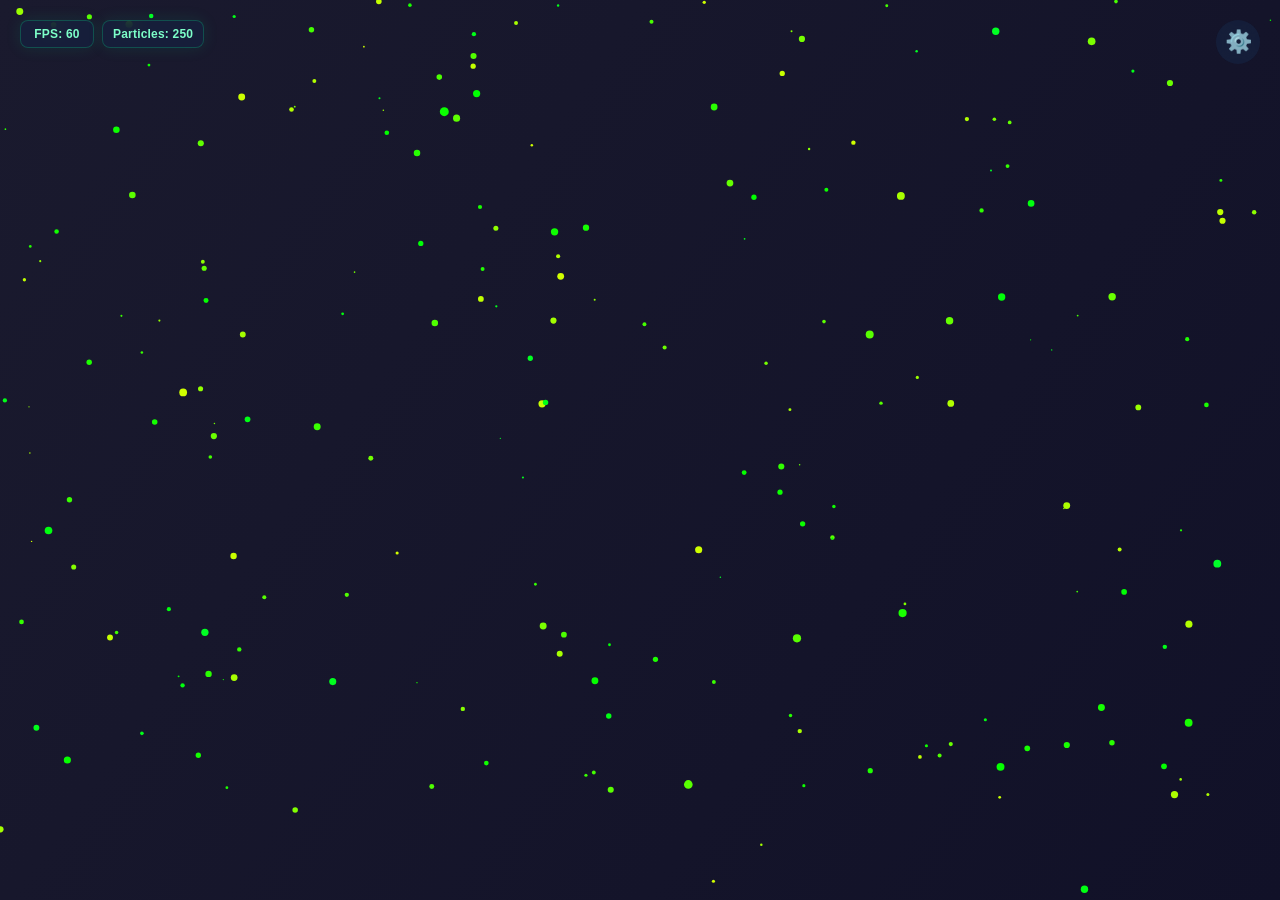
<file: index.html>
<!DOCTYPE html>
<html lang="ru">
<head>
  <meta charset="UTF-8">
  <meta name="viewport" content="width=device-width, initial-scale=1.0, viewport-fit=cover">
  <meta name="screen-orientation" content="portrait">
  <title>ParticleFlow</title>

  <!-- Основная иконка сайта (favicon) -->
  <link rel="icon" href="icons/icon-192.png" sizes="192x192" type="image/png">
  <link rel="icon" href="icons/icon-512.png" sizes="512x512" type="image/png">

  <!-- PWA: Manifest -->
  <link rel="manifest" href="manifest.json">

  <!-- PWA: iOS (Safari) -->
  <meta name="apple-mobile-web-app-capable" content="yes">
  <meta name="apple-mobile-web-app-status-bar-style" content="black-translucent">
  <meta name="apple-mobile-web-app-title" content="ParticleFlow">
  <link rel="apple-touch-icon" href="icons/icon-192.png">

  <!-- PWA: Android (Chrome) -->
  <meta name="mobile-web-app-capable" content="yes">

  <!-- PWA: Windows / IE -->
  <meta name="application-name" content="ParticleFlow">
  <meta name="msapplication-TileColor" content="#1a1a2e">
  <meta name="msapplication-TileImage" content="icons/icon-192.png">

  <!-- PWA: Цвет темы (Chrome Android) -->
  <meta name="theme-color" content="#1a1a2e">

  <link rel="stylesheet" href="css/style.css">
</head>
<body>

  <canvas id="particle-canvas" aria-hidden="true"></canvas>
  <div id="hud-indicators">
    <div id="fps-indicator" hidden>FPS: 0</div>
    <div id="particle-count-indicator" hidden>Particles: 0</div>
  </div>

  <!-- Кнопка-шестерёнка -->
  <button id="settings-toggle" type="button" title="Настройки" aria-label="Открыть настройки" aria-controls="settings-panel" aria-expanded="false">⚙️</button>

  <!-- Оверлей -->
  <div id="settings-overlay" aria-hidden="true"></div>

  <!-- Панель настроек -->
  <div id="settings-panel" role="dialog" aria-modal="true" aria-labelledby="settings-title" aria-hidden="true" inert tabindex="-1">
    <div class="settings-header">
      <h2 id="settings-title">Настройки</h2>
      <button id="settings-close" type="button" aria-label="Закрыть настройки">✕</button>
    </div>

    <details class="settings-section">
      <summary class="section-summary">
        <span>Быстрый старт</span>
        <span class="section-hint">Пресеты</span>
      </summary>
      <div class="section-body">
        <div class="control-group">
          <div class="control-label">
            <span>Пресеты настроек</span>
            <button class="setting-help" type="button" data-tooltip="Готовые наборы настроек для быстрого старта. После изменения любого параметра будет выбран режим «Пользовательские настройки»." aria-label="Что такое пресеты настроек?">?</button>
          </div>
          <select id="preset-select" class="select-control" aria-label="Пресеты настроек">
            <option value="">Пользовательские настройки</option>
            <option value="calm">Calm</option>
            <option value="neon">Neon</option>
            <option value="storm">Storm</option>
            <option value="minimal">Minimal</option>
            <option value="constellation">Constellation</option>
            <option value="comet">Comet</option>
            <option value="aurora">Aurora</option>
            <option value="fireworks">Fireworks</option>
            <option value="nebula">Nebula</option>
            <option value="emberfall">Emberfall</option>
            <option value="sakura">Sakura</option>
            <option value="tidal">Tidal</option>
            <option value="voltage">Voltage</option>
            <option value="prismRush">Prism Rush</option>
            <option value="monsoon">Monsoon</option>
            <option value="deepCurrent">Deep Current</option>
            <option value="bloom">Bloom</option>
            <option value="neonVector">Neon Vector</option>
          </select>
        </div>
      </div>
    </details>

    <details class="settings-section">
      <summary class="section-summary">
        <span>Частицы</span>
        <span class="section-hint">Количество и размер</span>
      </summary>
      <div class="section-body">
        <div class="control-group">
          <div class="control-label">
            <span>Количество частиц</span>
            <button class="setting-help" type="button" data-tooltip="Сколько частиц одновременно отображается на экране. Большие значения делают эффект плотнее, но могут снизить FPS." aria-label="Что означает количество частиц?">?</button>
            <span class="control-value" data-display="particleCount">250</span>
          </div>
          <input type="range" data-setting="particleCount" min="10" max="10000" value="250">
        </div>

        <div class="control-group">
          <div class="control-label">
            <span>Размер частиц</span>
            <span class="control-value" data-display="particleSize">4</span>
          </div>
          <input type="range" data-setting="particleSize" min="1" max="10" value="4">
        </div>

        <div class="control-group">
          <div class="control-label">
            <span>Разброс размера частиц</span>
          </div>
          <div class="toggle-wrapper">
            <label class="toggle">
              <input type="checkbox" data-setting="particleSizeVariance" checked>
              <span class="slider"></span>
            </label>
            <span class="toggle-label">Включен</span>
          </div>
        </div>

        <div class="control-group">
          <div class="control-label">
            <span>Форма частиц</span>
          </div>
          <select data-setting="particleShape" class="select-control">
            <option value="circle">Круг</option>
            <option value="square">Квадрат</option>
            <option value="triangle">Треугольник</option>
            <option value="diamond">Ромб</option>
            <option value="star">Звезда</option>
            <option value="drop">Капля</option>
            <option value="polygon">Многоугольник</option>
            <option value="cross">Крест</option>
            <option value="ring">Кольцо</option>
            <option value="heart">Сердце</option>
            <option value="arrow">Стрелка</option>
            <option value="crescent">Полумесяц</option>
            <option value="bolt">Молния</option>
            <option value="spiral">Спираль</option>
            <option value="infinity">Бесконечность</option>
          </select>
        </div>

        <div class="control-group">
          <div class="control-label">
            <span>Скорость частиц</span>
            <button class="setting-help" type="button" data-tooltip="Задаёт базовую скорость новых частиц: чем выше значение, тем быстрее они перемещаются." aria-label="Что означает скорость частиц?">?</button>
            <span class="control-value" data-display="speedMultiplier">1.0</span>
          </div>
          <input type="range" data-setting="speedMultiplier" min="0.1" max="3.0" step="0.1" value="1.0">
        </div>

        <div class="control-group">
          <div class="control-label">
            <span>Velocity stretch</span>
            <button class="setting-help" type="button" data-tooltip="Растягивает частицы по направлению их движения, создавая ощущение скорости." aria-label="Что такое Velocity stretch?">?</button>
          </div>
          <div class="toggle-wrapper">
            <label class="toggle">
              <input type="checkbox" data-setting="velocityStretchEnabled">
              <span class="slider"></span>
            </label>
            <span class="toggle-label">Выключен</span>
          </div>
        </div>

        <div class="control-group" data-velocity-stretch-setting hidden>
          <div class="control-label">
            <span>Сила растяжения</span>
            <span class="control-value" data-display="velocityStretchStrength">1.50</span>
          </div>
          <input type="range" data-setting="velocityStretchStrength" min="0" max="3" step="0.05" value="1.5">
        </div>
      </div>
    </details>

    <details class="settings-section">
      <summary class="section-summary">
        <span>Движение</span>
        <span class="section-hint">Поведение частиц</span>
      </summary>
      <div class="section-body">
        <div class="control-group">
          <div class="control-label">
            <span>Пульсация размера</span>
          </div>
          <div class="toggle-wrapper">
            <label class="toggle">
              <input type="checkbox" data-setting="pulsate" checked>
              <span class="slider"></span>
            </label>
            <span class="toggle-label">Включена</span>
          </div>
        </div>

        <div class="control-group">
          <div class="control-label">
            <span>Отталкивание частиц</span>
            <button class="setting-help" type="button" data-tooltip="Частицы мягко расходятся друг от друга в пределах заданного радиуса. Настройка работает независимо от взаимодействия с курсором и режимов дрейфа." aria-label="Что означает отталкивание частиц?">?</button>
          </div>
          <div class="toggle-wrapper">
            <label class="toggle">
              <input type="checkbox" data-setting="particleRepulsionEnabled">
              <span class="slider"></span>
            </label>
            <span class="toggle-label">Выключено</span>
          </div>
        </div>

        <div class="control-group" data-particle-repulsion-setting>
          <div class="control-label">
            <span>Сила отталкивания</span>
            <span class="control-value" data-display="particleRepulsionStrength">0.30</span>
          </div>
          <input type="range" data-setting="particleRepulsionStrength" min="0" max="1.2" step="0.01" value="0.3">
        </div>

        <div class="control-group" data-particle-repulsion-setting>
          <div class="control-label">
            <span>Радиус отталкивания</span>
            <span class="control-value" data-display="particleRepulsionRadius">36 px</span>
          </div>
          <input type="range" data-setting="particleRepulsionRadius" min="10" max="150" value="36">
        </div>

        <div class="control-group">
          <div class="control-label">
            <span>Само-дрейф</span>
            <button class="setting-help" type="button" data-tooltip="Добавляет частицам автономное движение по выбранному алгоритму, даже когда курсор не двигается." aria-label="Что такое само-дрейф?">?</button>
          </div>
          <div class="toggle-wrapper">
            <label class="toggle">
              <input type="checkbox" data-setting="selfDriftEnabled">
              <span class="slider"></span>
            </label>
            <span class="toggle-label">Выключено</span>
          </div>
        </div>

        <div class="control-group" data-self-drift-setting>
          <div class="control-label">
            <span>Сила дрейфа</span>
            <button class="setting-help" type="button" data-tooltip="Насколько заметно само-дрейф меняет траекторию частиц. При значении 0 эффект не виден." aria-label="Что означает сила дрейфа?">?</button>
            <span class="control-value" data-display="selfDriftIntensity">0.08</span>
          </div>
          <input type="range" data-setting="selfDriftIntensity" min="0" max="1" step="0.01" value="0.08">
        </div>

        <div class="control-group" data-self-drift-setting>
          <div class="control-label">
            <span>Скорость дрейфа</span>
            <button class="setting-help" type="button" data-tooltip="Темп анимации само-дрейфа: больше значение — быстрее меняется направление и рисунок движения." aria-label="Что означает скорость дрейфа?">?</button>
            <span class="control-value" data-display="selfDriftSpeed">0.50</span>
          </div>
          <input type="range" data-setting="selfDriftSpeed" min="0.1" max="3" step="0.1" value="0.5">
        </div>

        <div class="control-group" data-self-drift-setting>
          <div class="control-label">
            <span>Режим дрейфа</span>
            <button class="setting-help" type="button" data-tooltip="Определяет траекторию автономного движения: поток, волна, орбита, вихрь и другие варианты." aria-label="Что такое режим дрейфа?">?</button>
          </div>
          <select data-setting="selfDriftMode" class="select-control">
            <option value="random">Случайный</option>
            <option value="leftRight">Влево-вправо</option>
            <option value="upDown">Вверх-вниз</option>
            <option value="up">Только вверх</option>
            <option value="down">Только вниз</option>
            <option value="left">Только влево</option>
            <option value="right">Только вправо</option>
            <option value="directional">Направленный (угол)</option>
            <option value="orbit">Орбитальный (индивидуальный)</option>
            <option value="orbitGlobal">Орбита — общая</option>
            <option value="wave">Волновой</option>
            <option value="flow">Поток</option>
            <option value="lissajous">Лиссажу (восьмёрки)</option>
            <option value="vortex">Вихрь</option>
            <option value="spiral">Спираль — общая</option>
            <option value="spiralIndividual">Спираль — индивидуальная</option>
            <option value="snake">Змейка</option>
          </select>
        </div>

        <div class="control-group" data-drift-direction data-self-drift-setting>
          <div class="control-label">
            <span>Направление (градусы)</span>
            <button class="setting-help" type="button" data-tooltip="Угол движения для режима «Направленный»: 0° — вправо, 90° — вниз, 180° — влево, 270° — вверх." aria-label="Как работает направление дрейфа?">?</button>
            <span class="control-value" data-display="selfDriftDirection">0</span>
          </div>
          <input type="range" data-setting="selfDriftDirection" min="0" max="360" value="0">
        </div>

        <div class="control-group" data-drift-orbit data-self-drift-setting>
          <div class="control-label">
            <span>Радиус орбиты</span>
            <button class="setting-help" type="button" data-tooltip="Размер круговой траектории в орбитальных режимах. Процент считается относительно размера экрана." aria-label="Что означает радиус орбиты?">?</button>
            <span class="control-value" data-display="selfDriftOrbitRadius">0%</span>
          </div>
          <input type="range" data-setting="selfDriftOrbitRadius" min="0" max="100" step="1" value="0">
        </div>

        <div class="control-group" data-drift-orbit-repel data-self-drift-setting>
          <div class="control-label">
            <span>Отталкивание между частицами</span>
            <button class="setting-help" type="button" data-tooltip="Сила, с которой частицы в общей орбите расходятся друг от друга, чтобы не собираться в одной точке." aria-label="Что означает отталкивание между частицами?">?</button>
            <span class="control-value" data-display="selfDriftOrbitRepulsionStrength">0.35</span>
          </div>
          <input type="range" data-setting="selfDriftOrbitRepulsionStrength" min="0" max="1.2" step="0.01" value="0.35">
        </div>

        <div class="control-group" data-drift-orbit-repel data-self-drift-setting>
          <div class="control-label">
            <span>Включить отталкивание</span>
            <button class="setting-help" type="button" data-tooltip="Работает только в режиме «Орбита — общая» и использует заданную выше силу отталкивания." aria-label="Когда работает отталкивание?">?</button>
          </div>
          <div class="toggle-wrapper">
            <label class="toggle">
              <input type="checkbox" data-setting="selfDriftOrbitRepulsionEnabled">
              <span class="slider"></span>
            </label>
            <span class="toggle-label">Выключено</span>
          </div>
        </div>

        <div class="control-group">
          <div class="control-label">
            <span>Отражение от границ</span>
          </div>
          <div class="toggle-wrapper">
            <label class="toggle">
              <input type="checkbox" data-setting="bounce" checked>
              <span class="slider"></span>
            </label>
            <span class="toggle-label">Включено</span>
          </div>
        </div>
      </div>
    </details>

    <details class="settings-section">
      <summary class="section-summary">
        <span>Курсор</span>
        <span class="section-hint">Взаимодействие</span>
      </summary>
      <div class="section-body">
        <div class="control-group">
          <div class="control-label">
            <span>Реакция на курсор</span>
          </div>
          <div class="toggle-wrapper">
            <label class="toggle">
              <input type="checkbox" data-setting="cursorInteractionEnabled" checked>
              <span class="slider"></span>
            </label>
            <span class="toggle-label">Включена</span>
          </div>
        </div>

        <div class="control-group" data-cursor-interaction-setting>
          <div class="control-label">
            <span>Сила взаимодействия</span>
            <button class="setting-help" type="button" data-tooltip="Насколько сильно курсор притягивает, отталкивает или закручивает частицы в выбранном режиме." aria-label="Что означает сила взаимодействия?">?</button>
            <span class="control-value" data-display="attractionForce">0.30</span>
          </div>
          <input type="range" data-setting="attractionForce" min="0" max="1" step="0.01" value="0.3">
        </div>

        <div class="control-group" data-cursor-interaction-setting>
          <div class="control-label">
            <span>Радиус взаимодействия</span>
            <button class="setting-help" type="button" data-tooltip="Расстояние от курсора, в пределах которого частицы реагируют на него." aria-label="Что означает радиус взаимодействия?">?</button>
            <span class="control-value" data-display="attractionRadius">200</span>
          </div>
          <input type="range" data-setting="attractionRadius" min="50" max="500" value="200">
        </div>

        <div class="control-group" data-cursor-mode-setting>
          <div class="control-label">
            <span>Режим курсора</span>
            <button class="setting-help" type="button" data-tooltip="Притяжение тянет частицы к курсору, отталкивание — от него, орбита закручивает вокруг него, а след оставляет дорожку частиц." aria-label="Что такое режим курсора?">?</button>
          </div>
          <select data-setting="cursorMode" class="select-control">
            <option value="attract">Притяжение</option>
            <option value="repel">Отталкивание</option>
            <option value="orbit">Орбита</option>
            <option value="trail">След</option>
          </select>
        </div>

        <div class="control-group" data-cursor-trail-setting hidden>
          <div class="control-label">
            <span>Длительность следа</span>
            <button class="setting-help" type="button" data-tooltip="Как долго точки следа остаются видимыми после движения курсора." aria-label="Что означает длительность следа?">?</button>
            <span class="control-value" data-display="pointerTrailLifetime">700 мс</span>
          </div>
          <input type="range" data-setting="pointerTrailLifetime" min="150" max="5000" step="50" value="700">
        </div>

        <div class="control-group" data-cursor-trail-setting hidden>
          <div class="control-label">
            <span>Размер точек</span>
            <button class="setting-help" type="button" data-tooltip="Начальный размер точек следа. По мере исчезновения они плавно уменьшаются." aria-label="Что означает размер точек следа?">?</button>
            <span class="control-value" data-display="pointerTrailSize">26 px</span>
          </div>
          <input type="range" data-setting="pointerTrailSize" min="6" max="50" step="1" value="26">
        </div>

        <div class="control-group" data-cursor-trail-setting hidden>
          <div class="control-label">
            <span>Плотность следа</span>
            <button class="setting-help" type="button" data-tooltip="Минимальное расстояние между точками. Меньшее значение делает след плотнее." aria-label="Что означает плотность следа?">?</button>
            <span class="control-value" data-display="pointerTrailMinDistance">8 px</span>
          </div>
          <input type="range" data-setting="pointerTrailMinDistance" min="2" max="30" step="1" value="8">
        </div>

        <div class="control-group" data-cursor-trail-setting hidden>
          <div class="control-label">
            <span>Максимум точек</span>
            <button class="setting-help" type="button" data-tooltip="Максимальное количество точек, которое может одновременно находиться в следе." aria-label="Что означает максимум точек следа?">?</button>
            <span class="control-value" data-display="pointerTrailMaxPoints">120</span>
          </div>
          <input type="range" data-setting="pointerTrailMaxPoints" min="10" max="500" step="1" value="120">
        </div>

        <div class="control-group" data-cursor-trail-setting hidden>
          <div class="control-label">
            <span>Форма следа</span>
            <button class="setting-help" type="button" data-tooltip="Форма точек следа, остающихся за курсором в режиме «След»." aria-label="Что такое форма следа?">?</button>
          </div>
          <select data-setting="pointerTrailShape" class="select-control">
            <option value="circle">Круг</option>
            <option value="square">Квадрат</option>
            <option value="triangle">Треугольник</option>
            <option value="diamond">Ромб</option>
            <option value="star">Звезда</option>
            <option value="ring">Кольцо</option>
            <option value="heart">Сердце</option>
            <option value="drop">Капля</option>
            <option value="cross">Крест</option>
          </select>
        </div>
      </div>
    </details>

    <details class="settings-section">
      <summary class="section-summary">
        <span>Взрывы</span>
        <span class="section-hint">По клику</span>
      </summary>
      <div class="section-body">
        <div class="control-group">
          <div class="control-label">
            <span>Взрывы по клику</span>
          </div>
          <div class="toggle-wrapper">
            <label class="toggle">
              <input type="checkbox" data-setting="explosionEnabled">
              <span class="slider"></span>
            </label>
            <span class="toggle-label">Включены</span>
          </div>
        </div>

        <div class="control-group" data-explosion-setting>
          <div class="control-label">
            <span>Режим взрыва</span>
            <button class="setting-help" type="button" data-tooltip="«Вспышка» создаёт временные частицы, которые исчезают. «Рождение» добавляет новые частицы в сцену." aria-label="Что означает режим взрыва?">?</button>
          </div>
          <select data-setting="explosionMode" class="select-control">
            <option value="burst">Вспышка (исчезают)</option>
            <option value="spawn">Рождение (остаются)</option>
          </select>
        </div>

        <div class="control-group" data-explosion-setting>
          <div class="control-label">
            <span>Количество частиц</span>
            <span class="control-value" data-display="explosionCount">30</span>
          </div>
          <input type="range" data-setting="explosionCount" min="5" max="1000" value="30">
        </div>

        <div class="control-group" data-explosion-setting>
          <div class="control-label">
            <span>Скорость разлёта</span>
            <span class="control-value" data-display="explosionSpeed">6</span>
          </div>
          <input type="range" data-setting="explosionSpeed" min="1" max="20" value="6">
        </div>

        <div class="control-group" data-explosion-setting data-explosion-burst-only>
          <div class="control-label">
            <span>Время жизни (мс)</span>
            <span class="control-value" data-display="explosionLifetime">1000</span>
          </div>
          <input type="range" data-setting="explosionLifetime" min="200" max="3000" step="50" value="1000">
        </div>

        <div class="control-group" data-explosion-setting data-explosion-burst-only>
          <div class="control-label">
            <span>Размер частиц</span>
            <span class="control-value" data-display="explosionSize">4</span>
          </div>
          <input type="range" data-setting="explosionSize" min="1" max="15" value="4">
        </div>
      </div>
    </details>

    <details class="settings-section">
      <summary class="section-summary">
        <span>Тропы частиц</span>
        <span class="section-hint">Затухающие следы</span>
      </summary>
      <div class="section-body">
        <div class="control-group">
          <div class="control-label">
            <span>Тропы частиц</span>
            <button class="setting-help" type="button" data-tooltip="Оставляет за движущимися частицами затухающие следы. Эффект несовместим со свечением, чтобы сохранить производительность." aria-label="Что такое тропы частиц?">?</button>
          </div>
          <div class="toggle-wrapper">
            <label class="toggle">
              <input type="checkbox" data-setting="trailEnabled" checked>
              <span class="slider"></span>
            </label>
            <span class="toggle-label">Включены</span>
          </div>
        </div>

        <div class="control-group" data-trail-setting>
          <div class="control-label">
            <span>Длина следа</span>
            <span class="control-value" data-display="trailLength">10</span>
          </div>
          <input type="range" data-setting="trailLength" min="2" max="30" value="10">
        </div>

        <div class="control-group" data-trail-setting>
          <div class="control-label">
            <span>Прозрачность следа</span>
            <span class="control-value" data-display="trailOpacity">0.30</span>
          </div>
          <input type="range" data-setting="trailOpacity" min="0.05" max="1" step="0.05" value="0.3">
        </div>

        <div class="control-group" data-trail-setting>
          <div class="control-label">
            <span>Цвет следа</span>
          </div>
          <label class="color-control" title="Цвет троп частиц">
            <input type="color" data-setting="trailColor" value="#ffffff">
          </label>
        </div>
      </div>
    </details>

    <details class="settings-section">
      <summary class="section-summary">
        <span>Цвет</span>
        <span class="section-hint">Палитра</span>
      </summary>
      <div class="section-body">
        <div class="control-group">
          <div class="control-label">
            <span>Оттенок (Hue)</span>
            <button class="setting-help" type="button" data-tooltip="Базовый цвет в цветовой модели HSL: 0° — красный, 120° — зелёный, 240° — синий. Влияет на монохромную палитру." aria-label="Что означает оттенок Hue?">?</button>
            <span class="control-value" data-display="hue">130</span>
          </div>
          <input type="range" data-setting="hue" min="0" max="360" value="130">
        </div>

        <div class="control-group">
          <div class="control-label">
            <span>Цветовая палитра</span>
          </div>
          <select data-setting="colorPalette" class="select-control">
            <option value="mono">Монохромная</option>
            <option value="cool">Холодная</option>
            <option value="warm">Тёплая</option>
            <option value="neon">Неоновая</option>
            <option value="rainbow">Радужная</option>
            <option value="speed">Цвет от скорости</option>
            <option value="custom">Пользовательская</option>
          </select>
        </div>

        <div class="control-group custom-palette-group" data-custom-palette>
          <div class="control-label">
            <span>Пользовательские цвета</span>
          </div>
          <div class="color-controls">
            <label class="color-control" title="Первый цвет палитры">
              <input type="color" data-setting="customColor1" value="#0acf83">
            </label>
            <label class="color-control" title="Второй цвет палитры">
              <input type="color" data-setting="customColor2" value="#38bdf8">
            </label>
            <label class="color-control" title="Третий цвет палитры">
              <input type="color" data-setting="customColor3" value="#f97316">
            </label>
          </div>
        </div>
      </div>
    </details>

    <details class="settings-section">
      <summary class="section-summary">
        <span>Фон</span>
        <span class="section-hint">Общий тон</span>
      </summary>
      <div class="section-body">
        <div class="control-group">
          <div class="control-label">
            <span>Режим фона</span>
          </div>
          <select data-setting="backgroundMode" class="select-control">
            <option value="solid">Сплошной</option>
            <option value="gradient">Градиент</option>
            <option value="transparent">Прозрачный</option>
          </select>
        </div>

        <div class="control-group">
          <div class="control-label">
            <span>Цвет фона</span>
          </div>
          <label class="color-control" title="Цвет фона">
            <input type="color" data-setting="backgroundColor" value="#1a1a2e">
          </label>
        </div>

        <div class="control-group" data-background-gradient-setting>
          <div class="control-label">
            <span>Интенсивность градиента</span>
            <button class="setting-help" type="button" data-tooltip="Контраст дополнительного цвета в градиентном фоне. При 0 фон выглядит почти сплошным." aria-label="Что означает интенсивность градиента?">?</button>
            <span class="control-value" data-display="backgroundGradientStrength">0.35</span>
          </div>
          <input type="range" data-setting="backgroundGradientStrength" min="0" max="1" step="0.01" value="0.35">
        </div>

        <div class="control-group">
          <div class="control-label">
            <span>Северное сияние</span>
            <button class="setting-help" type="button" data-tooltip="Добавляет на фон анимированные световые полосы. Эффект может снизить производительность на слабых устройствах." aria-label="Что такое северное сияние?">?</button>
          </div>
          <div class="toggle-wrapper">
            <label class="toggle">
              <input type="checkbox" data-setting="auroraEnabled">
              <span class="slider"></span>
            </label>
            <span class="toggle-label">Выключено</span>
          </div>
        </div>

        <div class="control-group" data-aurora-setting>
          <div class="control-label">
            <span>Интенсивность сияния</span>
            <span class="control-value" data-display="auroraIntensity">0.30</span>
          </div>
          <input type="range" data-setting="auroraIntensity" min="0" max="1" step="0.01" value="0.3">
        </div>

        <div class="control-group" data-aurora-setting>
          <div class="control-label">
            <span>Скорость сияния</span>
            <span class="control-value" data-display="auroraSpeed">0.80</span>
          </div>
          <input type="range" data-setting="auroraSpeed" min="0.1" max="2" step="0.1" value="0.8">
        </div>
      </div>
    </details>

    <details class="settings-section">
      <summary class="section-summary">
        <span>Эффекты</span>
        <span class="section-hint">Визуальные эффекты</span>
      </summary>
      <div class="section-body">
        <div class="control-group">
          <div class="control-label">
            <span>Свечение (ShadowBlur)</span>
            <button class="setting-help" type="button" data-tooltip="Размытое свечение вокруг частиц. Большие значения сильнее нагружают устройство и отключают тропы частиц." aria-label="Что такое свечение ShadowBlur?">?</button>
            <span class="control-value" data-display="shadowBlur">0</span>
          </div>
          <input type="range" data-setting="shadowBlur" min="0" max="50" value="0">
        </div>

        <div class="control-group">
          <div class="control-label">
            <span>Bloom</span>
            <button class="setting-help" type="button" data-tooltip="Постобработка кадра: мягко рассеивает яркие частицы и добавляет объёмное сияние. Может быть заметно тяжелее ShadowBlur." aria-label="Что такое эффект Bloom?">?</button>
            <span class="control-value" data-display="bloom">0.00</span>
          </div>
          <input type="range" data-setting="bloom" min="0" max="1" step="0.01" value="0">
        </div>

        <div class="control-group">
          <div class="control-label">
            <span>Хроматическая аберрация</span>
            <button class="setting-help" type="button" data-tooltip="Разделяет цветовые каналы по краям объектов, создавая призматический эффект. Большие значения сильнее нагружают устройство." aria-label="Что такое хроматическая аберрация?">?</button>
            <span class="control-value" data-display="chromaticAberration">0 px</span>
          </div>
          <input type="range" data-setting="chromaticAberration" min="0" max="20" step="1" value="0">
        </div>

        <div class="control-group">
          <div class="control-label">
            <span>Depth / Parallax</span>
            <button class="setting-help" type="button" data-tooltip="Псевдо-3D эффект: частицы меняют размер, яркость и свечение в зависимости от глубины и слегка смещаются вслед за указателем." aria-label="Что такое Depth и Parallax?">?</button>
          </div>
          <div class="toggle-wrapper">
            <label class="toggle">
              <input type="checkbox" data-setting="depthEnabled">
              <span class="slider"></span>
            </label>
            <span class="toggle-label">Выключена</span>
          </div>
        </div>

        <div class="control-group" data-depth-setting hidden>
          <div class="control-label">
            <span>Сила глубины</span>
            <button class="setting-help" type="button" data-tooltip="Определяет, насколько сильно глубина меняет размер, прозрачность и свечение частиц." aria-label="Что такое сила глубины?">?</button>
            <span class="control-value" data-display="depthStrength">0.65</span>
          </div>
          <input type="range" data-setting="depthStrength" min="0" max="1" step="0.01" value="0.65">
        </div>

        <div class="control-group" data-depth-setting hidden>
          <div class="control-label">
            <span>Сила параллакса</span>
            <button class="setting-help" type="button" data-tooltip="Определяет максимальное смещение частиц вслед за движением указателя. Нулевое значение отключает движение камеры." aria-label="Что такое сила параллакса?">?</button>
            <span class="control-value" data-display="parallaxStrength">24</span>
          </div>
          <input type="range" data-setting="parallaxStrength" min="0" max="100" value="24">
        </div>

        <div class="control-group" data-depth-setting hidden>
          <div class="control-label">
            <span>Скорость глубины</span>
            <button class="setting-help" type="button" data-tooltip="Задаёт скорость плавного перемещения частиц между передним и задним планом." aria-label="Что такое скорость глубины?">?</button>
            <span class="control-value" data-display="depthSpeed">0.35</span>
          </div>
          <input type="range" data-setting="depthSpeed" min="0" max="2" step="0.05" value="0.35">
        </div>
      </div>
    </details>

    <details class="settings-section">
      <summary class="section-summary">
        <span>Производительность</span>
        <span class="section-hint">Нагрузка и FPS</span>
      </summary>
      <div class="section-body">
        <div class="control-group">
          <div class="control-label">
            <span>Профиль производительности</span>
            <button class="setting-help" type="button" data-tooltip="Ограничивает число частиц, разрешение canvas, соединения, длину следов и свечение. На мобильных устройствах лимиты дополнительно снижаются." aria-label="Что такое профиль производительности?">?</button>
          </div>
          <select data-setting="performanceProfile" class="select-control" aria-label="Профиль производительности">
            <option value="unlimited">Без ограничений</option>
            <option value="economy">Экономный</option>
            <option value="balanced">Сбалансированный</option>
            <option value="maximum">Максимальный</option>
          </select>
        </div>

        <div class="control-group">
          <div class="control-label">
            <span>Адаптивное качество</span>
            <button class="setting-help" type="button" data-tooltip="Автоматически снижает нагрузку на слабых устройствах, если FPS стабильно падает ниже 30, и возвращает параметры после восстановления." aria-label="Что такое адаптивное качество?">?</button>
          </div>
          <div class="toggle-wrapper">
            <label class="toggle">
              <input type="checkbox" data-setting="adaptiveQualityEnabled" checked>
              <span class="slider"></span>
            </label>
            <span class="toggle-label">Включена</span>
          </div>
        </div>

        <div class="control-group">
          <div class="control-label">
            <span>Сначала уменьшать последнюю изменённую настройку</span>
            <button class="setting-help" type="button" data-tooltip="Когда включено, система сначала снижает тот тяжёлый параметр, который был изменён последним вручную. Иначе используется общий порядок приоритета." aria-label="Что означает приоритет последней настройки?">?</button>
          </div>
          <div class="toggle-wrapper">
            <label class="toggle">
              <input type="checkbox" data-setting="prioritizeLastChangedSetting" checked>
              <span class="slider"></span>
            </label>
            <span class="toggle-label">Включена</span>
          </div>
        </div>

        <div class="control-group">
          <div class="control-label">
            <span>Показывать FPS</span>
            <button class="setting-help" type="button" data-tooltip="Показывает количество кадров в секунду — ориентир плавности анимации. Чем выше значение, тем плавнее эффект." aria-label="Что такое FPS?">?</button>
          </div>
          <div class="toggle-wrapper">
            <label class="toggle">
              <input type="checkbox" data-setting="showFps">
              <span class="slider"></span>
            </label>
            <span class="toggle-label">Выключено</span>
          </div>
        </div>

        <div class="control-group" aria-live="polite">
          <div class="control-label">
            <span>Статус оптимизации</span>
          </div>
          <div id="adaptive-quality-status" class="status-message" hidden></div>
        </div>

        <div class="control-group">
          <div class="control-label">
            <span>Показывать количество частиц</span>
          </div>
          <div class="toggle-wrapper">
            <label class="toggle">
              <input type="checkbox" data-setting="showParticleCount">
              <span class="slider"></span>
            </label>
            <span class="toggle-label">Выключено</span>
          </div>
        </div>
      </div>
    </details>

    <details class="settings-section">
      <summary class="section-summary">
        <span>Соединения</span>
        <span class="section-hint">Линии между частицами</span>
      </summary>
      <div class="section-body">
        <div class="control-group">
          <div class="control-label">
            <span>Показывать соединения</span>
            <button class="setting-help" type="button" data-tooltip="Рисует линии между близкими частицами. При большом числе частиц эффект может заметно снизить FPS." aria-label="Что такое соединения частиц?">?</button>
          </div>
          <div class="toggle-wrapper">
            <label class="toggle">
              <input type="checkbox" data-setting="showConnections">
              <span class="slider"></span>
            </label>
            <span class="toggle-label">Включено</span>
          </div>
        </div>

        <div class="control-group" data-connection-setting>
          <div class="control-label">
            <span>Дальность соединения</span>
            <button class="setting-help" type="button" data-tooltip="Максимальное расстояние между частицами, на котором между ними появляется линия." aria-label="Что означает дальность соединения?">?</button>
            <span class="control-value" data-display="connectionDistance">120</span>
          </div>
          <input type="range" data-setting="connectionDistance" min="30" max="300" value="120">
        </div>

        <div class="control-group" data-connection-setting>
          <div class="control-label">
            <span>Толщина линии</span>
            <span class="control-value" data-display="connectionWidth">1.0</span>
          </div>
          <input type="range" data-setting="connectionWidth" min="0.2" max="5" step="0.1" value="1.0">
        </div>

        <div class="control-group" data-connection-setting>
          <div class="control-label">
            <span>Прозрачность линий</span>
            <span class="control-value" data-display="connectionOpacity">0.30</span>
          </div>
          <input type="range" data-setting="connectionOpacity" min="0" max="1" step="0.01" value="0.3">
        </div>

        <div class="control-group" data-connection-setting>
          <div class="control-label">
            <span>Цвет линий</span>
          </div>
          <label class="color-control" title="Цвет соединений">
            <input type="color" data-setting="connectionColor" value="#ffffff">
          </label>
        </div>
      </div>
    </details>

    <div class="settings-actions">
      <button id="copy-scene-link" type="button" aria-describedby="scene-copy-status">Скопировать ссылку на сцену</button>
      <button id="copy-scene-json" type="button" aria-describedby="scene-copy-status">Скопировать сцену в JSON</button>
      <span id="scene-copy-status" class="scene-copy-status" role="status" aria-live="polite"></span>
      <button id="settings-reset" type="button" aria-label="Сбросить все настройки">Сбросить настройки</button>
    </div>

    <div class="settings-footer">
      <a class="github-link" href="https://github.com/sdk-los/ParticleFlow" target="_blank" rel="noopener noreferrer">GitHub</a>
      <span class="app-version" aria-label="Версия приложения">v__APP_VERSION__</span>
    </div>
  </div>

  <div id="settings-tooltip" class="settings-tooltip" role="tooltip" hidden></div>
  <div id="adaptive-quality-toast" class="adaptive-quality-toast" role="status" aria-live="polite" aria-atomic="true" hidden></div>

  <script src="js/constants.js"></script>
  <script src="js/config.js"></script>
  <script src="js/utils.js"></script>
  <script src="js/particle.js"></script>
  <script src="js/renderer.js"></script>
  <script src="js/pointer.js"></script>
  <script src="js/settings.js"></script>
  <script src="js/animation.js"></script>
  <script src="js/main.js"></script>

  <!-- Регистрация Service Worker для PWA -->
  <script>
    if ('serviceWorker' in navigator) {
      let hasReloadedForUpdate = false;

      navigator.serviceWorker.addEventListener('controllerchange', () => {
        // Новый worker уже подготовил полный офлайн-кэш. Перезагружаем только
        // один раз, чтобы открытая PWA сразу начала использовать новую сборку.
        if (!hasReloadedForUpdate) {
          hasReloadedForUpdate = true;
          window.location.reload();
        }
      });

      window.addEventListener('load', async () => {
        const swUrl = new URL('./sw.js', window.location.href);
        try {
          const reg = await navigator.serviceWorker.register(swUrl, {
            scope: './',
            // Не используем HTTP-кэш при поиске нового Service Worker.
            updateViaCache: 'none',
          });
          console.log('SW зарегистрирован:', reg.scope);
          await reg.update();
        } catch (err) {
          console.warn('Ошибка регистрации SW:', err);
        }
      });

      // При возврате к установленному приложению проверяем, не появился ли
      // новый деплой. Офлайн-открытие не ломается: ошибка проверки игнорируется.
      const checkForUpdate = () => {
        navigator.serviceWorker.getRegistration()
          .then((reg) => reg?.update())
          .catch(() => {});
      };

      document.addEventListener('visibilitychange', () => {
        if (document.visibilityState === 'visible') {
          checkForUpdate();
        }
      });
      window.addEventListener('online', checkForUpdate);
    }
  </script>

</body>
</html>
</file>
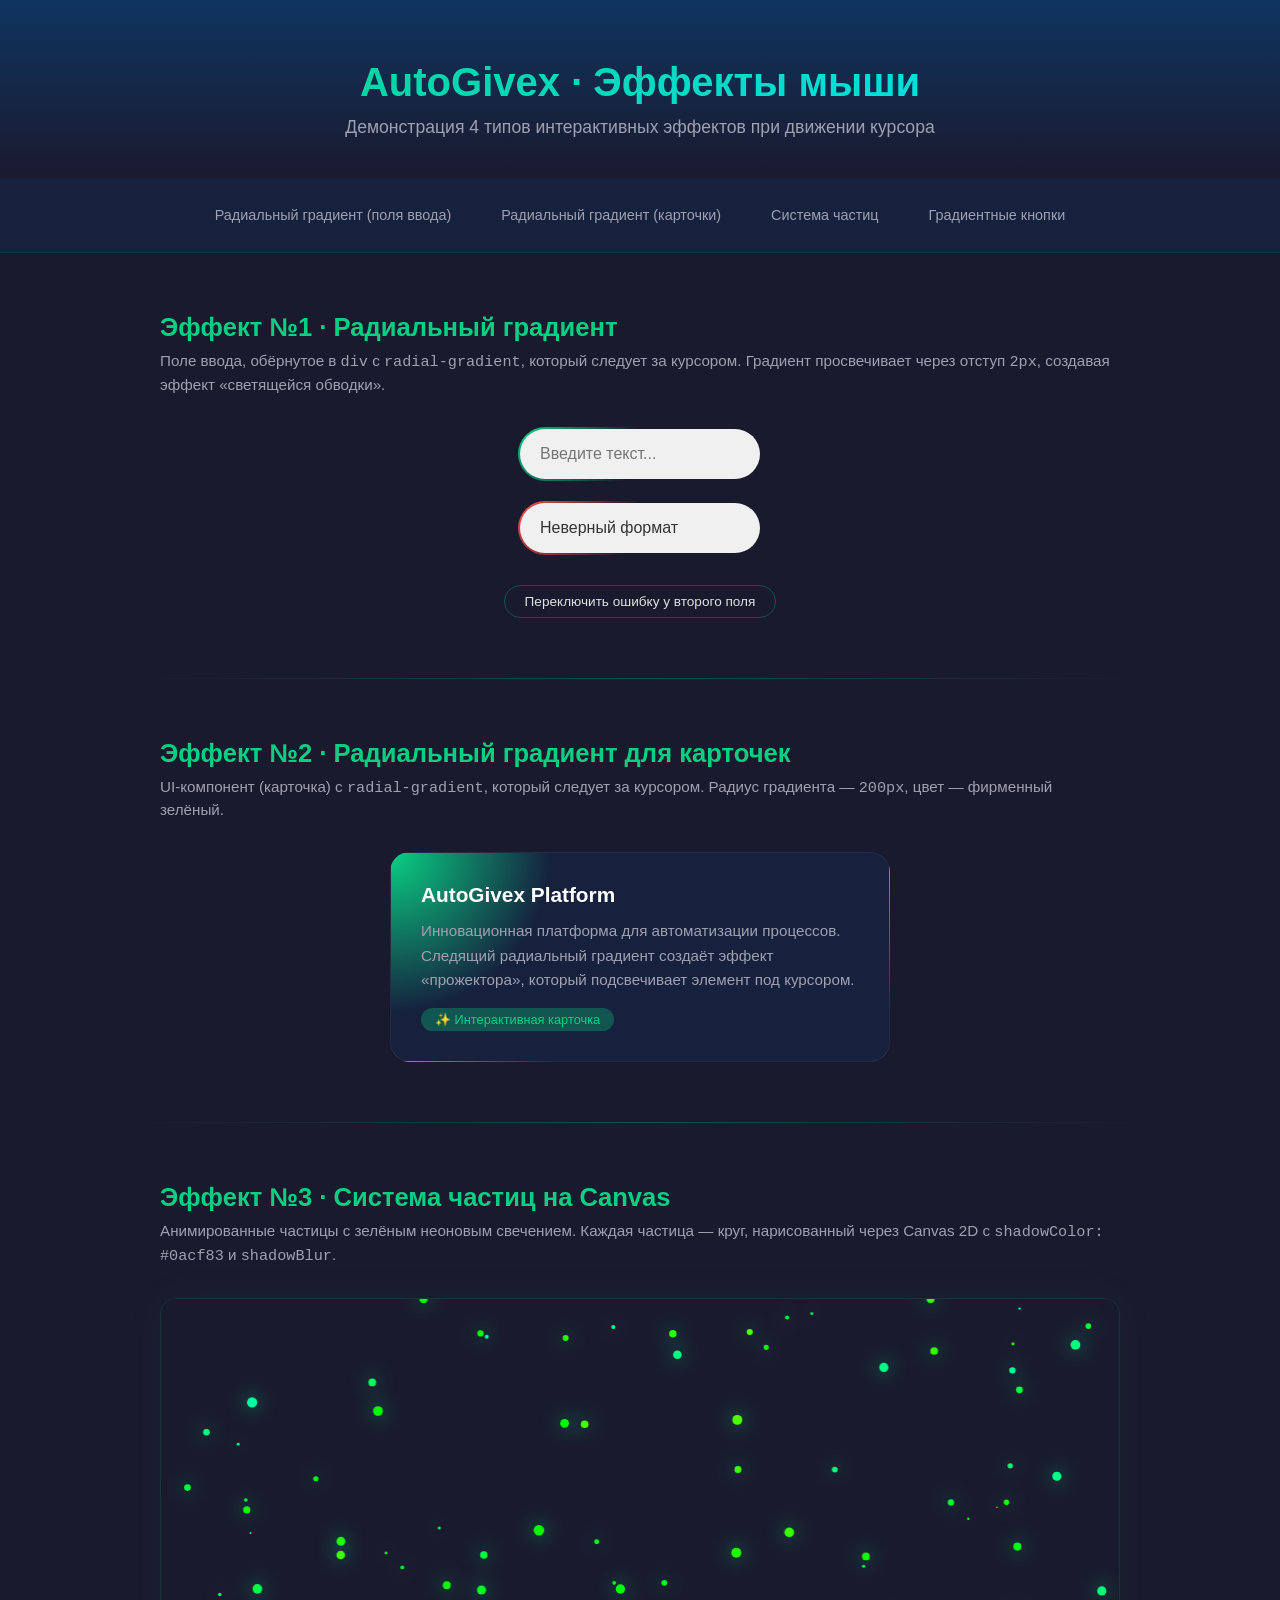
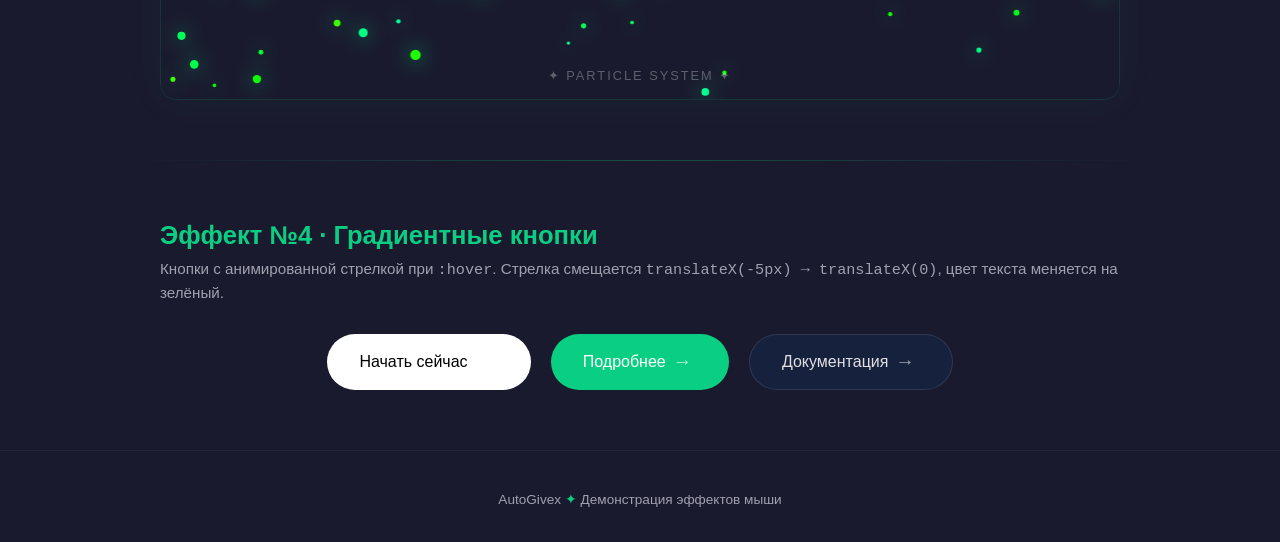
<file: test_pages/index-original.html>
<!DOCTYPE html>
<html lang="ru">
<head>
  <meta charset="UTF-8">
  <meta name="viewport" content="width=device-width, initial-scale=1.0">
  <title>AutoGivex — Эффекты мыши</title>
  <style>
    /* ===== CSS-переменные (из приложения инструкции) ===== */
    :root {
      --green-custom: #0acf83;
      --red-custom: #ff4d4d;
      --green-pale: rgba(10, 207, 131, 0.3);
      --red-pale: rgba(255, 77, 77, 0.3);
      --neutral-700: rgba(0, 0, 0, 0.1);
      --bg-dark: #1a1a2e;
      --bg-card: #16213e;
      --text-primary: #e0e0e0;
      --text-secondary: #a0a0b0;
    }

    /* ===== Глобальные стили ===== */
    * {
      margin: 0;
      padding: 0;
      box-sizing: border-box;
    }

    body {
      font-family: -apple-system, BlinkMacSystemFont, 'Segoe UI', Roboto, Oxygen, Ubuntu, sans-serif;
      background: var(--bg-dark);
      color: var(--text-primary);
      min-height: 100vh;
      overflow-x: hidden;
    }

    /* ===== Шапка ===== */
    .header {
      text-align: center;
      padding: 60px 20px 40px;
      background: linear-gradient(180deg, #0f3460 0%, var(--bg-dark) 100%);
    }

    .header h1 {
      font-size: 2.5rem;
      font-weight: 700;
      background: linear-gradient(135deg, var(--green-custom), #00e5ff);
      -webkit-background-clip: text;
      -webkit-text-fill-color: transparent;
      background-clip: text;
      margin-bottom: 12px;
    }

    .header p {
      color: var(--text-secondary);
      font-size: 1.1rem;
      max-width: 600px;
      margin: 0 auto;
    }

    /* ===== Навигация по секциям ===== */
    .nav {
      display: flex;
      justify-content: center;
      gap: 12px;
      padding: 20px;
      flex-wrap: wrap;
      background: rgba(15, 52, 96, 0.3);
      border-bottom: 1px solid rgba(10, 207, 131, 0.1);
    }

    .nav a {
      color: var(--text-secondary);
      text-decoration: none;
      padding: 8px 18px;
      border-radius: 20px;
      font-size: 0.9rem;
      transition: all 0.3s;
      border: 1px solid transparent;
    }

    .nav a:hover {
      color: var(--green-custom);
      border-color: var(--green-pale);
      background: rgba(10, 207, 131, 0.05);
    }

    /* ===== Секции ===== */
    .section {
      max-width: 1000px;
      margin: 0 auto;
      padding: 60px 20px;
    }

    .section-title {
      font-size: 1.6rem;
      font-weight: 600;
      margin-bottom: 8px;
      color: var(--green-custom);
    }

    .section-subtitle {
      color: var(--text-secondary);
      font-size: 0.95rem;
      margin-bottom: 30px;
      line-height: 1.5;
    }

    .section-divider {
      height: 1px;
      background: linear-gradient(90deg, transparent, var(--green-pale), transparent);
      max-width: 1000px;
      margin: 0 auto;
    }

    /* ================================================================ */
    /* ЭФФЕКТ №1 — Радиальный градиент (поля ввода)                     */
    /* ================================================================ */
    .input-wrapper {
      padding: 2px;
      border-radius: 33px;
      max-width: 500px;
      margin: 0 auto;
      transition: box-shadow 0.5s;
    }

    .input-wrapper:hover {
      box-shadow: 0px 4px 30px 0px var(--green-pale);
    }

    .input-wrapper input {
      width: 100%;
      height: 50px;
      border: none;
      border-radius: 31px;
      padding: 0 20px;
      background: #f0f0f0;
      outline: none;
      font-size: 1rem;
      color: #333;
      transition: box-shadow 0.3s;
    }

    .input-wrapper input:focus {
      box-shadow: inset 0 0 0 2px var(--green-custom);
    }

    .input-wrapper.error input:focus {
      box-shadow: inset 0 0 0 2px var(--red-custom);
    }

    .input-demo {
      display: flex;
      flex-direction: column;
      gap: 20px;
      align-items: center;
    }

    .input-demo .toggle-error {
      margin-top: 10px;
      padding: 8px 20px;
      border-radius: 20px;
      border: 1px solid var(--green-pale);
      background: transparent;
      color: var(--text-primary);
      cursor: pointer;
      font-size: 0.85rem;
      transition: all 0.3s;
    }

    .input-demo .toggle-error:hover {
      background: var(--green-pale);
      color: #fff;
    }

    /* ================================================================ */
    /* ЭФФЕКТ №2 — Радиальный градиент (карточки)                       */
    /* ================================================================ */
    .gradient-card {
      border-radius: 20px;
      padding: 30px;
      max-width: 500px;
      margin: 0 auto;
      background: var(--bg-card);
      border: 1px solid rgba(255, 255, 255, 0.05);
      transition: box-shadow 0.3s;
    }

    .gradient-card h3 {
      font-size: 1.3rem;
      margin-bottom: 12px;
      color: #fff;
    }

    .gradient-card p {
      color: var(--text-secondary);
      line-height: 1.6;
      font-size: 0.95rem;
    }

    .gradient-card .card-badge {
      display: inline-block;
      padding: 4px 14px;
      border-radius: 12px;
      background: var(--green-pale);
      color: var(--green-custom);
      font-size: 0.8rem;
      font-weight: 500;
      margin-top: 16px;
    }

    /* ================================================================ */
    /* ЭФФЕКТ №3 — Система частиц на Canvas                             */
    /* ================================================================ */
    .canvas-container {
      position: relative;
      border-radius: 16px;
      overflow: hidden;
      border: 1px solid rgba(10, 207, 131, 0.15);
      box-shadow: 0 0 40px rgba(10, 207, 131, 0.05);
    }

    .canvas-container canvas {
      display: block;
      width: 100%;
      height: 400px;
      background: var(--bg-dark);
    }

    .canvas-label {
      position: absolute;
      bottom: 16px;
      left: 50%;
      transform: translateX(-50%);
      color: rgba(255, 255, 255, 0.3);
      font-size: 0.8rem;
      letter-spacing: 2px;
      text-transform: uppercase;
      pointer-events: none;
    }

    /* ================================================================ */
    /* ЭФФЕКТ №4 — CSS-анимации при наведении (градиентные кнопки)      */
    /* ================================================================ */
    .buttons-demo {
      display: flex;
      flex-wrap: wrap;
      gap: 20px;
      justify-content: center;
    }

    .gradient-button {
      position: relative;
      border-radius: 40px;
      overflow: hidden;
      background: #fff;
      z-index: 1;
      transition: color 0.3s;
      cursor: pointer;
      padding: 16px 32px;
      border: none;
      font-size: 1rem;
      font-weight: 500;
      display: inline-flex;
      align-items: center;
      gap: 4px;
    }

    .gradient-button span {
      transition: color 0.3s;
    }

    .gradient-button .arrow {
      display: inline-block;
      position: relative;
      color: #fff;
      transition: color 0.3s, transform 0.3s;
      transform: translateX(-5px);
      margin-left: 8px;
      font-size: 1.2rem;
    }

    .gradient-button .arrow-path {
      opacity: 0;
      transition: opacity 0.3s;
      position: absolute;
      left: 0;
      top: 0;
    }

    .gradient-button:hover,
    .gradient-button:hover span {
      color: var(--green-custom);
    }

    .gradient-button:hover .arrow {
      color: var(--green-custom);
      transform: translateX(0);
    }

    .gradient-button:hover .arrow-path {
      opacity: 1;
    }

    /* Вариант кнопки с зелёным фоном */
    .gradient-button.green-bg {
      background: var(--green-custom);
      color: #fff;
    }

    .gradient-button.green-bg span {
      color: #fff;
    }

    .gradient-button.green-bg .arrow {
      color: rgba(255, 255, 255, 0.7);
    }

    .gradient-button.green-bg:hover,
    .gradient-button.green-bg:hover span {
      color: #1a1a2e;
    }

    .gradient-button.green-bg:hover .arrow {
      color: #1a1a2e;
    }

    /* Вариант кнопки с тёмным фоном */
    .gradient-button.dark-bg {
      background: var(--bg-card);
      color: var(--text-primary);
      border: 1px solid rgba(255, 255, 255, 0.1);
    }

    .gradient-button.dark-bg span {
      color: var(--text-primary);
    }

    .gradient-button.dark-bg .arrow {
      color: var(--text-secondary);
    }

    .gradient-button.dark-bg:hover,
    .gradient-button.dark-bg:hover span {
      color: var(--green-custom);
    }

    .gradient-button.dark-bg:hover .arrow {
      color: var(--green-custom);
    }

    /* ===== Подвал ===== */
    .footer {
      text-align: center;
      padding: 40px 20px;
      color: var(--text-secondary);
      font-size: 0.85rem;
      border-top: 1px solid rgba(255, 255, 255, 0.05);
    }

    .footer span {
      color: var(--green-custom);
    }

    /* ===== Адаптивность ===== */
    @media (max-width: 600px) {
      .header h1 {
        font-size: 1.8rem;
      }

      .section {
        padding: 40px 16px;
      }

      .section-title {
        font-size: 1.3rem;
      }

      .gradient-button {
        padding: 14px 24px;
        font-size: 0.9rem;
      }
    }
  </style>
</head>
<body>

  <!-- ===== ШАПКА ===== -->
  <header class="header">
    <h1>AutoGivex · Эффекты мыши</h1>
    <p>Демонстрация 4 типов интерактивных эффектов при движении курсора</p>
  </header>

  <!-- ===== НАВИГАЦИЯ ===== -->
  <nav class="nav">
    <a href="#effect-1">Радиальный градиент (поля ввода)</a>
    <a href="#effect-2">Радиальный градиент (карточки)</a>
    <a href="#effect-3">Система частиц</a>
    <a href="#effect-4">Градиентные кнопки</a>
  </nav>

  <!-- ================================================================ -->
  <!-- ЭФФЕКТ №1 — Радиальный градиент, следующий за курсором           -->
  <!-- ================================================================ -->
  <section class="section" id="effect-1">
    <h2 class="section-title">Эффект №1 · Радиальный градиент</h2>
    <p class="section-subtitle">
      Поле ввода, обёрнутое в <code>div</code> с <code>radial-gradient</code>, который следует за курсором.
      Градиент просвечивает через отступ <code>2px</code>, создавая эффект «светящейся обводки».
    </p>

    <div class="input-demo">
      <!-- Поле ввода — обычное состояние -->
      <div id="input-gradient-1" class="input-wrapper" style="background: radial-gradient(150px circle at 0px 0px, var(--green-custom), transparent 80%);">
        <input type="text" placeholder="Введите текст..." />
      </div>

      <!-- Поле ввода — состояние ошибки -->
      <div id="input-gradient-2" class="input-wrapper error" style="background: radial-gradient(150px circle at 0px 0px, var(--red-custom), transparent 80%);">
        <input type="text" placeholder="Поле с ошибкой..." value="Неверный формат" />
      </div>

      <button class="toggle-error" onclick="toggleErrorState()">Переключить ошибку у второго поля</button>
    </div>
  </section>

  <div class="section-divider"></div>

  <!-- ================================================================ -->
  <!-- ЭФФЕКТ №2 — Радиальный градиент для UI-компонентов (карточки)    -->
  <!-- ================================================================ -->
  <section class="section" id="effect-2">
    <h2 class="section-title">Эффект №2 · Радиальный градиент для карточек</h2>
    <p class="section-subtitle">
      UI-компонент (карточка) с <code>radial-gradient</code>, который следует за курсором.
      Радиус градиента — <code>200px</code>, цвет — фирменный зелёный.
    </p>

    <div id="gradient-card" class="gradient-card" style="background: radial-gradient(200px circle at 0px 0px, var(--green-custom), transparent 80%), var(--bg-card);">
      <h3>AutoGivex Platform</h3>
      <p>
        Инновационная платформа для автоматизации процессов. Следящий радиальный градиент
        создаёт эффект «прожектора», который подсвечивает элемент под курсором.
      </p>
      <span class="card-badge">✨ Интерактивная карточка</span>
    </div>
  </section>

  <div class="section-divider"></div>

  <!-- ================================================================ -->
  <!-- ЭФФЕКТ №3 — Система частиц на Canvas                             -->
  <!-- ================================================================ -->
  <section class="section" id="effect-3">
    <h2 class="section-title">Эффект №3 · Система частиц на Canvas</h2>
    <p class="section-subtitle">
      Анимированные частицы с зелёным неоновым свечением. Каждая частица — круг,
      нарисованный через Canvas 2D с <code>shadowColor: #0acf83</code> и <code>shadowBlur</code>.
    </p>

    <div class="canvas-container">
      <canvas id="particle-canvas"></canvas>
      <div class="canvas-label">✦ Particle System ✦</div>
    </div>
  </section>

  <div class="section-divider"></div>

  <!-- ================================================================ -->
  <!-- ЭФФЕКТ №4 — CSS-анимации при наведении (градиентные кнопки)      -->
  <!-- ================================================================ -->
  <section class="section" id="effect-4">
    <h2 class="section-title">Эффект №4 · Градиентные кнопки</h2>
    <p class="section-subtitle">
      Кнопки с анимированной стрелкой при <code>:hover</code>. Стрелка смещается
      <code>translateX(-5px) → translateX(0)</code>, цвет текста меняется на зелёный.
    </p>

    <div class="buttons-demo">
      <!-- Белая кнопка (как в оригинале) -->
      <button class="gradient-button">
        <span>Начать сейчас</span>
        <span class="arrow">
          →
          <span class="arrow-path">→</span>
        </span>
      </button>

      <!-- Зелёная кнопка -->
      <button class="gradient-button green-bg">
        <span>Подробнее</span>
        <span class="arrow">
          →
          <span class="arrow-path">→</span>
        </span>
      </button>

      <!-- Тёмная кнопка -->
      <button class="gradient-button dark-bg">
        <span>Документация</span>
        <span class="arrow">
          →
          <span class="arrow-path">→</span>
        </span>
      </button>
    </div>
  </section>

  <!-- ===== ПОДВАЛ ===== -->
  <footer class="footer">
    <p>AutoGivex <span>✦</span> Демонстрация эффектов мыши</p>
  </footer>

  <!-- ================================================================ -->
  <!-- JAVASCRIPT                                                       -->
  <!-- ================================================================ -->
  <script>
    // ================================================================
    // ЭФФЕКТ №1 — Радиальный градиент для полей ввода
    // ================================================================
    (function initInputEffects() {
      const inputWrappers = document.querySelectorAll('.input-wrapper');

      inputWrappers.forEach(function(wrapper) {
        wrapper.addEventListener('mousemove', function(e) {
          const rect = wrapper.getBoundingClientRect();
          const x = e.clientX - rect.left;
          const y = e.clientY - rect.top;
          const isError = wrapper.classList.contains('error');
          const color = isError ? 'var(--red-custom)' : 'var(--green-custom)';
          wrapper.style.background = 'radial-gradient(150px circle at ' + x + 'px ' + y + 'px, ' + color + ', transparent 80%)';
        });

        wrapper.addEventListener('mouseleave', function() {
          const isError = wrapper.classList.contains('error');
          const color = isError ? 'var(--red-custom)' : 'var(--green-custom)';
          wrapper.style.background = 'radial-gradient(150px circle at 0px 0px, ' + color + ', transparent 80%)';
        });
      });

      // Функция переключения ошибки (глобальная, для кнопки)
      window.toggleErrorState = function() {
        const wrapper = document.getElementById('input-gradient-2');
        wrapper.classList.toggle('error');
        const isError = wrapper.classList.contains('error');
        const color = isError ? 'var(--red-custom)' : 'var(--green-custom)';
        wrapper.style.background = 'radial-gradient(150px circle at 0px 0px, ' + color + ', transparent 80%)';
      };
    })();

    // ================================================================
    // ЭФФЕКТ №2 — Радиальный градиент для карточек
    // ================================================================
    (function initCardEffect() {
      const card = document.getElementById('gradient-card');

      card.addEventListener('mousemove', function(e) {
        const rect = card.getBoundingClientRect();
        const x = e.clientX - rect.left;
        const y = e.clientY - rect.top;
        card.style.background = 'radial-gradient(200px circle at ' + x + 'px ' + y + 'px, var(--green-custom), transparent 80%), var(--bg-card)';
      });

      card.addEventListener('mouseleave', function() {
        card.style.background = 'radial-gradient(200px circle at 0px 0px, var(--green-custom), transparent 80%), var(--bg-card)';
      });
    })();

    // ================================================================
    // ЭФФЕКТ №3 — Система частиц на Canvas
    // ================================================================
    (function initParticleSystem() {
      var canvas = document.getElementById('particle-canvas');
      var ctx = canvas.getContext('2d');
      var particles = [];
      var animationId = null;
      var mouseX = -1000;
      var mouseY = -1000;

      // Функция ресайза canvas
      function resizeCanvas() {
        var rect = canvas.parentElement.getBoundingClientRect();
        canvas.width = rect.width;
        canvas.height = 400;
      }

      // Класс Particle (как в инструкции, раздел 8.3)
      function Particle(x, y, size, hue, ctx) {
        this.x = x;
        this.y = y;
        this.size = size;
        this.hue = hue;
        this.ctx = ctx;
        this.shadowBlur = 20;
        this.vx = (Math.random() - 0.5) * 1.5;
        this.vy = (Math.random() - 0.5) * 1.5;
        this.baseSize = size;
      }

      Particle.prototype.drawParticle = function() {
        this.ctx.fillStyle = 'hsl(' + this.hue + ', 100%, 50%)';
        this.ctx.shadowColor = '#0acf83';
        this.ctx.shadowBlur = this.shadowBlur;
        this.ctx.beginPath();
        this.ctx.arc(this.x, this.y, Math.abs(this.size), 0, 2 * Math.PI);
        this.ctx.fill();
      };

      Particle.prototype.update = function() {
        // Движение
        this.x += this.vx;
        this.y += this.vy;

        // Притяжение к курсору (лёгкое)
        var dx = mouseX - this.x;
        var dy = mouseY - this.y;
        var dist = Math.sqrt(dx * dx + dy * dy);
        if (dist < 200) {
          var force = (200 - dist) / 200 * 0.3;
          this.vx += dx / dist * force;
          this.vy += dy / dist * force;
        }

        // Торможение
        this.vx *= 0.98;
        this.vy *= 0.98;

        // Отражение от границ
        if (this.x < 0 || this.x > canvas.width) {
          this.vx *= -1;
          this.x = Math.max(0, Math.min(this.x, canvas.width));
        }
        if (this.y < 0 || this.y > canvas.height) {
          this.vy *= -1;
          this.y = Math.max(0, Math.min(this.y, canvas.height));
        }

        // Пульсация размера
        this.size = this.baseSize + Math.sin(Date.now() * 0.002 + this.hue) * 0.5;
      };

      // Создание частиц
      function createParticles() {
        particles = [];
        var count = Math.min(80, Math.floor(canvas.width / 12));
        for (var i = 0; i < count; i++) {
          particles.push(new Particle(
            Math.random() * canvas.width,
            Math.random() * canvas.height,
            Math.random() * 4 + 1,
            Math.random() * 60 + 100, // оттенки зелёного (100-160)
            ctx
          ));
        }
      }

      // Анимационный цикл
      function animate() {
        ctx.clearRect(0, 0, canvas.width, canvas.height);
        particles.forEach(function(p) {
          p.update();
          p.drawParticle();
        });
        animationId = requestAnimationFrame(animate);
      }

      // Инициализация
      function init() {
        resizeCanvas();
        createParticles();
        if (animationId) cancelAnimationFrame(animationId);
        animate();
      }

      // Отслеживание мыши на canvas
      canvas.addEventListener('mousemove', function(e) {
        var rect = canvas.getBoundingClientRect();
        mouseX = e.clientX - rect.left;
        mouseY = e.clientY - rect.top;
      });

      canvas.addEventListener('mouseleave', function() {
        mouseX = -1000;
        mouseY = -1000;
      });

      // Ресайз
      window.addEventListener('resize', function() {
        resizeCanvas();
        createParticles();
      });

      init();
    })();

    // ================================================================
    // ЭФФЕКТ №4 — (чистый CSS, JS не требуется)
    // ================================================================
    // Все анимации эффекта №4 реализованы через CSS-переходы.
    // См. стили .gradient-button, .gradient-button .arrow,
    // .gradient-button .arrow-path и соответствующие :hover-правила.
  </script>

</body>
</html>
</file>
<file: css/style.css>
* {
      margin: 0;
      padding: 0;
      box-sizing: border-box;
    }

    body {
      margin: 0;
      padding: 0;
      overflow: hidden;
      background: #1a1a2e;
      font-family: -apple-system, BlinkMacSystemFont, 'Segoe UI', Roboto, sans-serif;
    }

    canvas {
      display: block;
      width: 100vw;
      height: 100vh;
      touch-action: none;
    }

    #hud-indicators {
      position: fixed;
      top: 20px;
      left: 20px;
      display: flex;
      align-items: center;
      gap: 8px;
      z-index: 1002;
    }

    #fps-indicator,
    #particle-count-indicator {
      min-width: 74px;
      padding: 7px 10px;
      border: 1px solid rgba(10, 207, 131, 0.28);
      border-radius: 8px;
      background: rgba(22, 33, 62, 0.78);
      color: #7dffc9;
      font-size: 12px;
      font-weight: 700;
      line-height: 1;
      text-align: center;
      letter-spacing: 0.2px;
      backdrop-filter: blur(8px);
      -webkit-backdrop-filter: blur(8px);
      box-shadow: 0 0 16px rgba(10, 207, 131, 0.12);
      pointer-events: none;
      user-select: none;
    }

    #fps-indicator[hidden],
    #particle-count-indicator[hidden] {
      display: none;
    }

    /* ===== Кнопка-шестерёнка ===== */
    #settings-toggle {
      position: fixed;
      top: 20px;
      right: 20px;
      width: 44px;
      height: 44px;
      border: none;
      border-radius: 50%;
      background: rgba(22, 33, 62, 0.8);
      color: #0acf83;
      font-size: 22px;
      line-height: 1;
      cursor: pointer;
      z-index: 1002;
      display: flex;
      align-items: center;
      justify-content: center;
      transition: transform 0.4s ease, background 0.3s ease, box-shadow 0.3s ease;
      backdrop-filter: blur(8px);
      -webkit-backdrop-filter: blur(8px);
      user-select: none;
    }

    #settings-toggle:hover {
      transform: rotate(60deg) scale(1.1);
      background: rgba(22, 33, 62, 0.95);
      box-shadow: 0 0 20px rgba(10, 207, 131, 0.3);
    }

    #settings-toggle:focus-visible,
    #settings-close:focus-visible,
    #settings-reset:focus-visible,
    #copy-scene-link:focus-visible,
    #copy-scene-json:focus-visible,
    .github-link:focus-visible,
    .select-control:focus-visible,
    input[type="range"]:focus-visible,
    .color-control:focus-within {
      outline: 3px solid #7dffc9;
      outline-offset: 3px;
    }

    /* Контур summary обрезается overflow контейнера section, поэтому
       фокус раздела показываем внутри его собственной границы. */
    .settings-section:has(.section-summary:focus-visible) {
      border-color: #7dffc9;
      box-shadow: inset 0 0 0 2px #7dffc9, 0 0 14px rgba(125, 255, 201, 0.28);
    }

    .section-summary:focus-visible {
      background: rgba(10, 207, 131, 0.2);
      box-shadow: inset 0 0 0 3px #7dffc9;
      outline: none;
    }

    /* ===== Оверлей ===== */
    #settings-overlay {
      position: fixed;
      inset: 0;
      background: rgba(0, 0, 0, 0.5);
      opacity: 0;
      pointer-events: none;
      transition: opacity 0.3s ease;
      z-index: 1000;
    }

    #settings-overlay.open {
      opacity: 1;
      pointer-events: all;
    }

    /* ===== Панель настроек ===== */
    #settings-panel {
      position: fixed;
      top: 0;
      right: 0;
      width: 320px;
      height: 100vh;
      background: rgba(22, 33, 62, 0.95);
      backdrop-filter: blur(16px);
      -webkit-backdrop-filter: blur(16px);
      transform: translateX(100%);
      transition: transform 0.3s cubic-bezier(0.4, 0, 0.2, 1);
      z-index: 1001;
      padding: 24px 24px calc(24px + env(safe-area-inset-bottom, 0px));
      overflow-y: auto;
      scroll-padding-bottom: calc(24px + env(safe-area-inset-bottom, 0px));
      color: #fff;
    }

    #settings-panel.open {
      transform: translateX(0);
    }

    /* Скроллбар панели */
    #settings-panel::-webkit-scrollbar {
      width: 4px;
    }

    #settings-panel::-webkit-scrollbar-track {
      background: transparent;
    }

    #settings-panel::-webkit-scrollbar-thumb {
      background: rgba(10, 207, 131, 0.3);
      border-radius: 2px;
    }

    #settings-panel::-webkit-scrollbar-thumb:hover {
      background: rgba(10, 207, 131, 0.5);
    }

    /* ===== Заголовок панели ===== */
    .settings-header {
      display: flex;
      align-items: center;
      justify-content: space-between;
      margin-bottom: 28px;
      padding-bottom: 16px;
      border-bottom: 1px solid rgba(255, 255, 255, 0.08);
    }

    .settings-header h2 {
      font-size: 18px;
      font-weight: 600;
      letter-spacing: 0.3px;
      color: #fff;
    }

    #settings-close {
      width: 32px;
      height: 32px;
      border: none;
      border-radius: 50%;
      background: rgba(255, 255, 255, 0.06);
      color: rgba(255, 255, 255, 0.6);
      font-size: 16px;
      cursor: pointer;
      display: flex;
      align-items: center;
      justify-content: center;
      transition: background 0.2s ease, color 0.2s ease;
    }

    #settings-close:hover {
      background: rgba(255, 255, 255, 0.12);
      color: #fff;
    }

    /* ===== Группы настроек ===== */
    .settings-section {
      margin-bottom: 14px;
      border: 1px solid rgba(255, 255, 255, 0.08);
      border-radius: 12px;
      background: rgba(255, 255, 255, 0.04);
      overflow: hidden;
    }

    .section-summary {
      display: flex;
      align-items: center;
      justify-content: space-between;
      gap: 12px;
      padding: 13px 14px 14px;
      cursor: pointer;
      color: #fff;
      font-size: 14px;
      font-weight: 600;
      list-style: none;
      transition: background 0.2s ease;
    }

    .section-summary::-webkit-details-marker {
      display: none;
    }

    .section-summary:hover {
      background: rgba(255, 255, 255, 0.05);
    }

    .section-summary .section-hint {
      font-size: 11px;
      font-weight: 500;
      color: rgba(255, 255, 255, 0.54);
      text-align: right;
    }

    .section-body {
      padding: 14px 14px;
    }

    .settings-section[open] .section-summary {
      border-bottom: 1px solid rgba(255, 255, 255, 0.06);
    }

    /* ===== Группа контрола ===== */
    .control-group {
      margin-bottom: 20px;
    }

    .control-group:last-child {
      margin-bottom: 0;
    }

    .control-label {
      display: flex;
      align-items: center;
      justify-content: flex-start;
      margin-bottom: 8px;
      font-size: 13px;
      color: rgba(255, 255, 255, 0.7);
      letter-spacing: 0.2px;
    }

    .control-label > span:first-child {
      min-width: 0;
      overflow-wrap: anywhere;
    }

    .control-value {
      font-size: 13px;
      font-weight: 500;
      color: #0acf83;
      min-width: 32px;
      margin-left: auto;
      text-align: right;
    }

    .setting-help {
      display: inline-flex;
      align-items: center;
      justify-content: center;
      flex: 0 0 17px;
      width: 17px;
      height: 17px;
      margin-left: 6px;
      padding: 0;
      border: 1px solid rgba(125, 255, 201, 0.5);
      border-radius: 50%;
      background: rgba(10, 207, 131, 0.1);
      color: #7dffc9;
      font-size: 11px;
      font-weight: 700;
      line-height: 1;
      cursor: help;
    }

    .setting-help:hover,
    .setting-help:focus-visible,
    .setting-help[aria-expanded="true"] {
      border-color: #7dffc9;
      background: rgba(10, 207, 131, 0.25);
      outline: none;
    }

    .settings-tooltip {
      position: fixed;
      z-index: 1100;
      width: min(248px, calc(100vw - 32px));
      padding: 9px 11px;
      border: 1px solid rgba(125, 255, 201, 0.35);
      border-radius: 8px;
      background: rgba(7, 17, 38, 0.97);
      color: rgba(255, 255, 255, 0.9);
      font-size: 12px;
      font-weight: 400;
      line-height: 1.4;
      letter-spacing: 0;
      box-shadow: 0 8px 24px rgba(0, 0, 0, 0.3);
      pointer-events: none;
    }

.settings-tooltip[hidden] {
      display: none;
    }

    .adaptive-quality-toast {
      position: fixed;
      left: 50%;
      bottom: 22px;
      transform: translateX(-50%) translateY(20px);
      z-index: 1101;
      max-width: min(420px, calc(100vw - 32px));
      padding: 12px 16px;
      border: 1px solid rgba(255, 191, 0, 0.55);
      border-radius: 999px;
      background: rgba(27, 21, 10, 0.9);
      color: #ffd77a;
      font-size: 12px;
      font-weight: 700;
      letter-spacing: 0.2px;
      line-height: 1.25;
      text-align: center;
      box-shadow: 0 10px 26px rgba(0, 0, 0, 0.32);
      opacity: 0;
      pointer-events: none;
      transition: opacity 0.25s ease, transform 0.25s ease;
    }

    .adaptive-quality-toast:not([hidden]) {
      opacity: 1;
      transform: translateX(-50%) translateY(0);
    }

    /* ===== Range input ===== */
    input[type="range"] {
      -webkit-appearance: none;
      appearance: none;
      width: 100%;
      height: 4px;
      border-radius: 2px;
      background: rgba(255, 255, 255, 0.15);
      outline: none;
      cursor: pointer;
      transition: background 0.2s ease;
    }

    input[type="range"]::-webkit-slider-runnable-track {
      height: 4px;
      border-radius: 2px;
    }

    input[type="range"]::-webkit-slider-thumb {
      -webkit-appearance: none;
      appearance: none;
      width: 16px;
      height: 16px;
      border-radius: 50%;
      background: #0acf83;
      cursor: pointer;
      margin-top: -6px;
      box-shadow: 0 0 8px rgba(10, 207, 131, 0.4);
      transition: box-shadow 0.2s ease, transform 0.2s ease;
    }

    input[type="range"]::-webkit-slider-thumb:hover {
      box-shadow: 0 0 16px rgba(10, 207, 131, 0.6);
      transform: scale(1.15);
    }

    input[type="range"]::-moz-range-track {
      height: 4px;
      border-radius: 2px;
      background: rgba(255, 255, 255, 0.15);
    }

    input[type="range"]::-moz-range-thumb {
      width: 16px;
      height: 16px;
      border-radius: 50%;
      background: #0acf83;
      cursor: pointer;
      border: none;
      box-shadow: 0 0 8px rgba(10, 207, 131, 0.4);
    }

    .select-control {
      width: 100%;
      height: 38px;
      border: 1px solid rgba(10, 207, 131, 0.3);
      border-radius: 8px;
      background: rgba(255, 255, 255, 0.08);
      color: #fff;
      font-size: 13px;
      cursor: pointer;
      outline: none;
      padding: 0 12px;
      transition: background 0.2s ease, border-color 0.2s ease, box-shadow 0.2s ease;
    }

    .select-control:hover,
    .select-control:focus {
      border-color: rgba(10, 207, 131, 0.65);
      background: rgba(255, 255, 255, 0.12);
      box-shadow: 0 0 12px rgba(10, 207, 131, 0.18);
    }

    .select-control option {
      background: #16213e;
      color: #fff;
    }


    .custom-palette-group {
      display: none;
    }

    .custom-palette-group.visible {
      display: block;
    }

    [data-drift-direction] {
      display: none;
    }

    [data-drift-direction].visible {
      display: block;
    }

    [data-drift-orbit] {
      display: none;
    }

    [data-drift-orbit].visible {
      display: block;
    }

    [data-drift-orbit-repel] {
      display: none;
    }

    [data-drift-orbit-repel].visible {
      display: block;
    }

    .color-controls {
      display: grid;
      grid-template-columns: repeat(3, 1fr);
      gap: 8px;
    }

    .color-control {
      height: 36px;
      border: 1px solid rgba(255, 255, 255, 0.16);
      border-radius: 8px;
      background: rgba(255, 255, 255, 0.08);
      cursor: pointer;
      overflow: hidden;
      transition: border-color 0.2s ease, transform 0.2s ease;
    }

    .color-control:hover {
      border-color: rgba(10, 207, 131, 0.65);
      transform: translateY(-1px);
    }

    .color-control input[type="color"] {
      width: 100%;
      height: 100%;
      border: 0;
      padding: 0;
      background: transparent;
      cursor: pointer;
    }

    /* ===== Toggle Switch ===== */
    .toggle-wrapper {
      display: flex;
      align-items: center;
    }

    .toggle {
      position: relative;
      width: 44px;
      height: 24px;
      flex-shrink: 0;
    }

    .toggle input {
      opacity: 0;
      width: 0;
      height: 0;
      position: absolute;
    }

    .toggle .slider {
      position: absolute;
      inset: 0;
      background: rgba(255, 255, 255, 0.15);
      border-radius: 12px;
      cursor: pointer;
      transition: background 0.3s ease;
    }

    .toggle .slider::before {
      content: '';
      position: absolute;
      top: 3px;
      left: 3px;
      width: 18px;
      height: 18px;
      border-radius: 50%;
      background: #fff;
      transition: transform 0.3s cubic-bezier(0.4, 0, 0.2, 1);
      box-shadow: 0 2px 4px rgba(0, 0, 0, 0.2);
    }

    .toggle input:checked + .slider {
      background: #0acf83;
    }

    .toggle input:checked + .slider::before {
      transform: translateX(20px);
    }

    .toggle input:focus-visible + .slider {
      outline: 3px solid #7dffc9;
      outline-offset: 3px;
    }

    .toggle-label {
      margin-left: 12px;
      font-size: 13px;
      color: rgba(255, 255, 255, 0.7);
    }

    .settings-actions {
      margin-top: 8px;
    }

    #settings-reset,
    #copy-scene-link,
    #copy-scene-json {
      width: 100%;
      min-height: 40px;
      border: 1px solid rgba(10, 207, 131, 0.35);
      border-radius: 8px;
      background: rgba(10, 207, 131, 0.08);
      color: #0acf83;
      font-size: 13px;
      font-weight: 600;
      cursor: pointer;
      transition: background 0.2s ease, border-color 0.2s ease, color 0.2s ease;
    }

    #settings-reset:hover,
    #copy-scene-link:hover,
    #copy-scene-json:hover {
      border-color: rgba(10, 207, 131, 0.65);
      background: rgba(10, 207, 131, 0.15);
      color: #7dffc9;
    }

    #settings-reset,
    #copy-scene-json {
      margin-top: 8px;
    }

    .scene-copy-status {
      display: block;
      min-height: 18px;
      margin-top: 6px;
      color: rgba(255, 255, 255, 0.7);
      font-size: 12px;
      text-align: center;
    }

    /* ===== GitHub ссылка в футере ===== */
    .settings-footer {
      margin-top: 16px;
      text-align: center;
    }

    .github-link {
      display: inline-block;
      color: rgba(255, 255, 255, 0.45);
      font-size: 13px;
      font-weight: 500;
      text-decoration: none;
      transition: color 0.2s ease;
      letter-spacing: 0.2px;
    }

    .app-version {
      margin-left: 8px;
      color: rgba(255, 255, 255, 0.3);
      font-size: 12px;
      letter-spacing: 0.2px;
    }

    .github-link:hover {
      color: #0acf83;
    }
</file>
